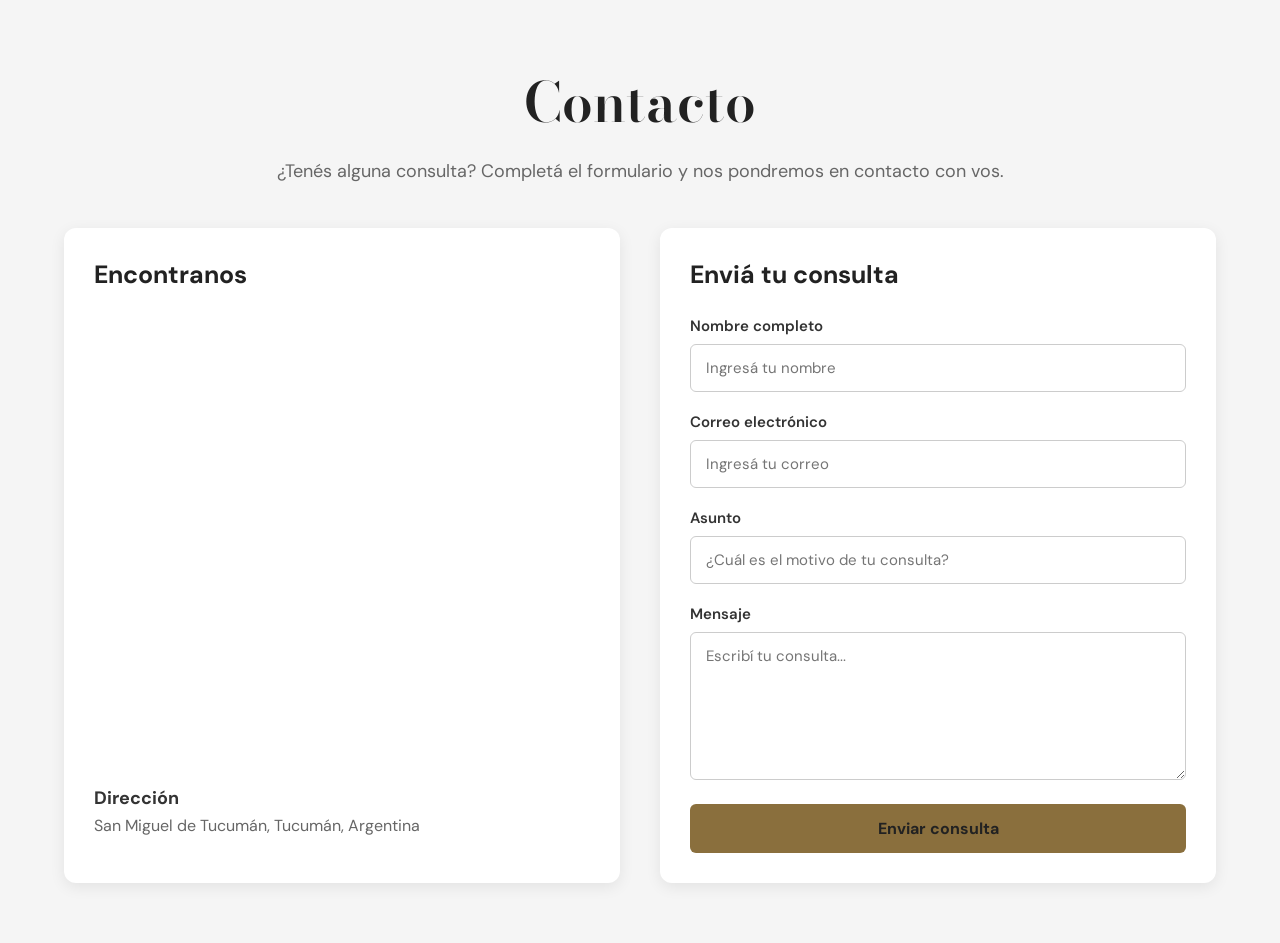
<file: pages/contactos.html>
<!DOCTYPE html>
<html lang="es">

<head>
    <meta charset="UTF-8">
    <meta name="viewport" content="width=device-width, initial-scale=1.0">

    <title>Contacto-zafarri</title>

    <!-- Fuentes -->
    <link rel="preconnect" href="https://fonts.googleapis.com">
    <link rel="preconnect" href="https://fonts.gstatic.com" crossorigin>

    <!-- Bodoni Sans -->
    <link href="https://fonts.googleapis.com/css2?family=Bodoni+Moda:opsz,wght@6..96,400;6..96,500;6..96,600;6..96,700&display=swap" rel="stylesheet">

    <!-- DM Sans -->
    <link href="https://fonts.googleapis.com/css2?family=DM+Sans:wght@400;500;600;700&display=swap" rel="stylesheet">

    <!-- CSS -->
    <link rel="stylesheet" href="./contactos.css">
</head>

<body>

    <!-- CONTENIDO PRINCIPAL -->
    <main class="contacto">

        <h1>Contacto</h1>

        <p class="descripcion">
            ¿Tenés alguna consulta? Completá el formulario y
            nos pondremos en contacto con vos.
        </p>


        <div class="contacto-contenedor">


            <!-- MAPA -->
            <section class="mapa-seccion">

                <h2>Encontranos</h2>

                <div class="mapa">

                    <iframe
                        src="https://www.google.com/maps?q=San%20Miguel%20de%20Tucum%C3%A1n%2C%20Tucum%C3%A1n%2C%20Argentina&output=embed"
                        width="100%"
                        height="450"
                        style="border:0;"
                        allowfullscreen=""
                        loading="lazy">
                    </iframe>

                </div>

                <div class="direccion">

                    <h3>Dirección</h3>

                    <p>
                        San Miguel de Tucumán, Tucumán, Argentina
                    </p>

                </div>

            </section>


            <!-- FORMULARIO -->
            <section class="formulario-seccion">

                <h2>Enviá tu consulta</h2>

                <form action="#" method="post">


                    <div class="campo">

                        <label for="nombre">
                            Nombre completo
                        </label>

                        <input
                            type="text"
                            id="nombre"
                            name="nombre"
                            placeholder="Ingresá tu nombre"
                            required>

                    </div>


                    <div class="campo">

                        <label for="email">
                            Correo electrónico
                        </label>

                        <input
                            type="email"
                            id="email"
                            name="email"
                            placeholder="Ingresá tu correo"
                            required>

                    </div>


                    <div class="campo">

                        <label for="asunto">
                            Asunto
                        </label>

                        <input
                            type="text"
                            id="asunto"
                            name="asunto"
                            placeholder="¿Cuál es el motivo de tu consulta?"
                            required>

                    </div>


                    <div class="campo">

                        <label for="mensaje">
                            Mensaje
                        </label>

                        <textarea
                            id="mensaje"
                            name="mensaje"
                            rows="6"
                            placeholder="Escribí tu consulta..."
                            required></textarea>

                    </div>


                    <button type="submit">
                        Enviar consulta
                    </button>

                </form>

            </section>

        </div>

    </main>

</body>

</html>
</file>
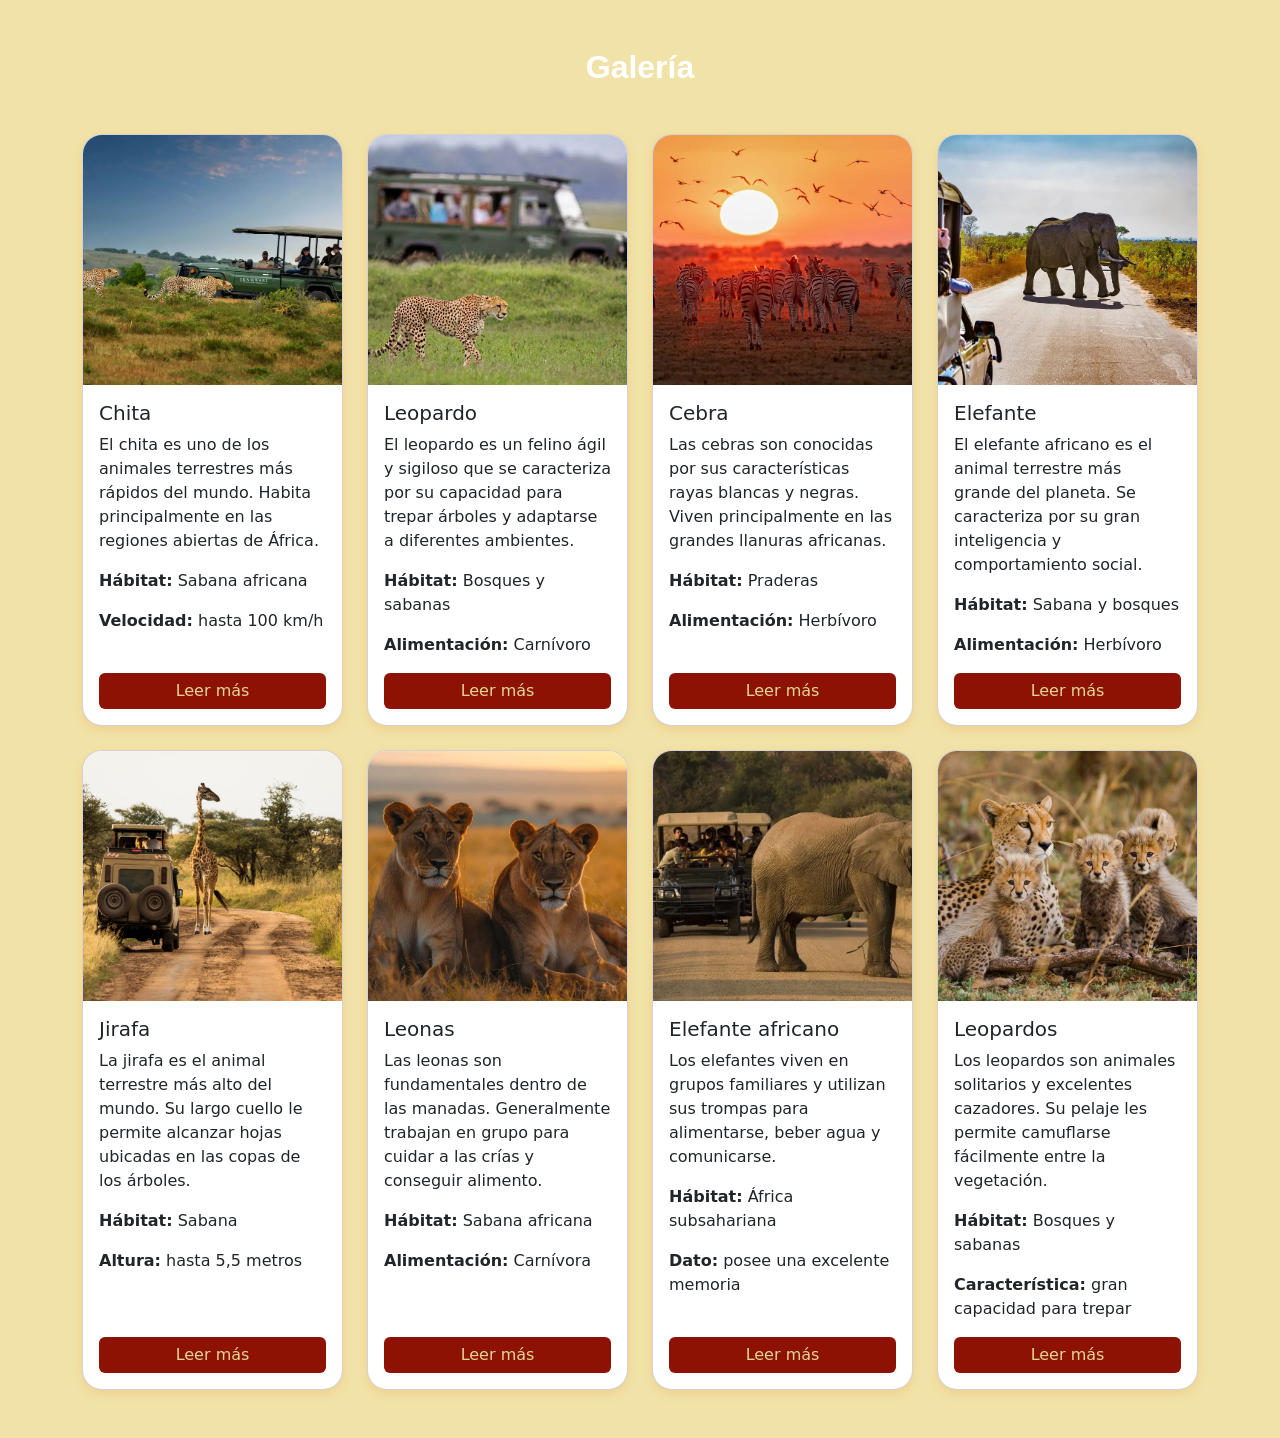
<file: pages/galery.html>
<!doctype html>
<html lang="en">
  <head>
    <meta charset="UTF-8" />
    <meta name="viewport" content="width=device-width, initial-scale=1.0" />
    <title>Document</title>
    <link
      href="https://cdn.jsdelivr.net/npm/bootstrap@5.3.8/dist/css/bootstrap.min.css"
      rel="stylesheet"
      integrity="sha384-sRIl4kxILFvY47J16cr9ZwB07vP4J8+LH7qKQnuqkuIAvNWLzeN8tE5YBujZqJLB"
      crossorigin="anonymous"
    />
    <link rel="stylesheet" href="./galery.css" />
  </head>
  <body>
    <main class="container py-5">
      <h2 class="galeria-titulo text-center mb-5">Galería</h2>

      <div class="row g-4">
        <div class="col-12 col-sm-6 col-lg-3">
          <div class="card galeria-card h-100">
            <img
              src="../../assets/images/galery/los-chitas-estrellas-los-safaris-sudafrica.webp"
              alt="Chita en la sabana africana"
            />

            <div class="card-body d-flex flex-column">
              <h5 class="card-title">Chita</h5>

              <p class="card-text">
                El chita es uno de los animales terrestres más rápidos del
                mundo. Habita principalmente en las regiones abiertas de África.
              </p>

              <p class="card-info"><strong>Hábitat:</strong> Sabana africana</p>

              <p class="card-info">
                <strong>Velocidad:</strong> hasta 100 km/h
              </p>

              <a href="./error404.html" class="btn btn-leer mt-auto"
                >Leer más</a
              >
            </div>
          </div>
        </div>

        <div class="col-12 col-sm-6 col-lg-3">
          <div class="card galeria-card h-100">
            <img src="../../assets/images/galery/images.jpg" alt="Leopardo" />

            <div class="card-body d-flex flex-column">
              <h5 class="card-title">Leopardo</h5>

              <p class="card-text">
                El leopardo es un felino ágil y sigiloso que se caracteriza por
                su capacidad para trepar árboles y adaptarse a diferentes
                ambientes.
              </p>

              <p class="card-info">
                <strong>Hábitat:</strong> Bosques y sabanas
              </p>

              <p class="card-info"><strong>Alimentación:</strong> Carnívoro</p>

              <a href="./error404.html" class="btn btn-leer mt-auto"
                >Leer más</a
              >
            </div>
          </div>
        </div>

        <div class="col-12 col-sm-6 col-lg-3">
          <div class="card galeria-card h-100">
            <img
              src="../../assets/images/galery/AdobeStock_304069979.jpg"
              alt="Cebra"
            />

            <div class="card-body d-flex flex-column">
              <h5 class="card-title">Cebra</h5>

              <p class="card-text">
                Las cebras son conocidas por sus características rayas blancas y
                negras. Viven principalmente en las grandes llanuras africanas.
              </p>

              <p class="card-info"><strong>Hábitat:</strong> Praderas</p>

              <p class="card-info"><strong>Alimentación:</strong> Herbívoro</p>

              <a href="./error404.html" class="btn btn-leer mt-auto"
                >Leer más</a
              >
            </div>
          </div>
        </div>

        <div class="col-12 col-sm-6 col-lg-3">
          <div class="card galeria-card h-100">
            <img
              src="../../assets/images/galery/vacaciones-africa-descubri-los-rincones-mas-encantadores-sudafrica-un-viaje-el-pais.webp"
              alt="Elefante africano"
            />

            <div class="card-body d-flex flex-column">
              <h5 class="card-title">Elefante</h5>

              <p class="card-text">
                El elefante africano es el animal terrestre más grande del
                planeta. Se caracteriza por su gran inteligencia y
                comportamiento social.
              </p>

              <p class="card-info">
                <strong>Hábitat:</strong> Sabana y bosques
              </p>

              <p class="card-info"><strong>Alimentación:</strong> Herbívoro</p>

              <a href="./error404.html" class="btn btn-leer mt-auto"
                >Leer más</a
              >
            </div>
          </div>
        </div>

        <div class="col-12 col-sm-6 col-lg-3">
          <div class="card galeria-card h-100">
            <img
              src="../../assets/images/galery/shutterstock_1720635901.jpg"
              alt="Jirafa"
            />

            <div class="card-body d-flex flex-column">
              <h5 class="card-title">Jirafa</h5>

              <p class="card-text">
                La jirafa es el animal terrestre más alto del mundo. Su largo
                cuello le permite alcanzar hojas ubicadas en las copas de los
                árboles.
              </p>

              <p class="card-info"><strong>Hábitat:</strong> Sabana</p>

              <p class="card-info"><strong>Altura:</strong> hasta 5,5 metros</p>

              <a href="./error404.html" class="btn btn-leer mt-auto"
                >Leer más</a
              >
            </div>
          </div>
        </div>

        <div class="col-12 col-sm-6 col-lg-3">
          <div class="card galeria-card h-100">
            <img
              src="../../assets/images/galery/AdobeStock_751873588.jpg"
              alt="Leonas"
            />

            <div class="card-body d-flex flex-column">
              <h5 class="card-title">Leonas</h5>

              <p class="card-text">
                Las leonas son fundamentales dentro de las manadas. Generalmente
                trabajan en grupo para cuidar a las crías y conseguir alimento.
              </p>

              <p class="card-info"><strong>Hábitat:</strong> Sabana africana</p>

              <p class="card-info"><strong>Alimentación:</strong> Carnívora</p>

              <a href="./error404.html" class="btn btn-leer mt-auto"
                >Leer más</a
              >
            </div>
          </div>
        </div>

        <div class="col-12 col-sm-6 col-lg-3">
          <div class="card galeria-card h-100">
            <img
              src="../../assets/images/galery/parque-nacional-pilanesberg-sudafrica-africa-istock.webp"
              alt="Elefante africano"
            />

            <div class="card-body d-flex flex-column">
              <h5 class="card-title">Elefante africano</h5>

              <p class="card-text">
                Los elefantes viven en grupos familiares y utilizan sus trompas
                para alimentarse, beber agua y comunicarse.
              </p>

              <p class="card-info">
                <strong>Hábitat:</strong> África subsahariana
              </p>

              <p class="card-info">
                <strong>Dato:</strong> posee una excelente memoria
              </p>

              <a href="./error404.html" class="btn btn-leer mt-auto"
                >Leer más</a
              >
            </div>
          </div>
        </div>

        <div class="col-12 col-sm-6 col-lg-3">
          <div class="card galeria-card h-100">
            <img
              src="../../assets/images/galery/AdobeStock_79653055.jpg"
              alt="Leopardos"
            />

            <div class="card-body d-flex flex-column">
              <h5 class="card-title">Leopardos</h5>

              <p class="card-text">
                Los leopardos son animales solitarios y excelentes cazadores. Su
                pelaje les permite camuflarse fácilmente entre la vegetación.
              </p>

              <p class="card-info">
                <strong>Hábitat:</strong> Bosques y sabanas
              </p>

              <p class="card-info">
                <strong>Característica:</strong> gran capacidad para trepar
              </p>

              <a href="./error404.html" class="btn btn-leer mt-auto"
                >Leer más</a
              >
            </div>
          </div>
        </div>
      </div>
    </main>
  </body>
</html>
</file>
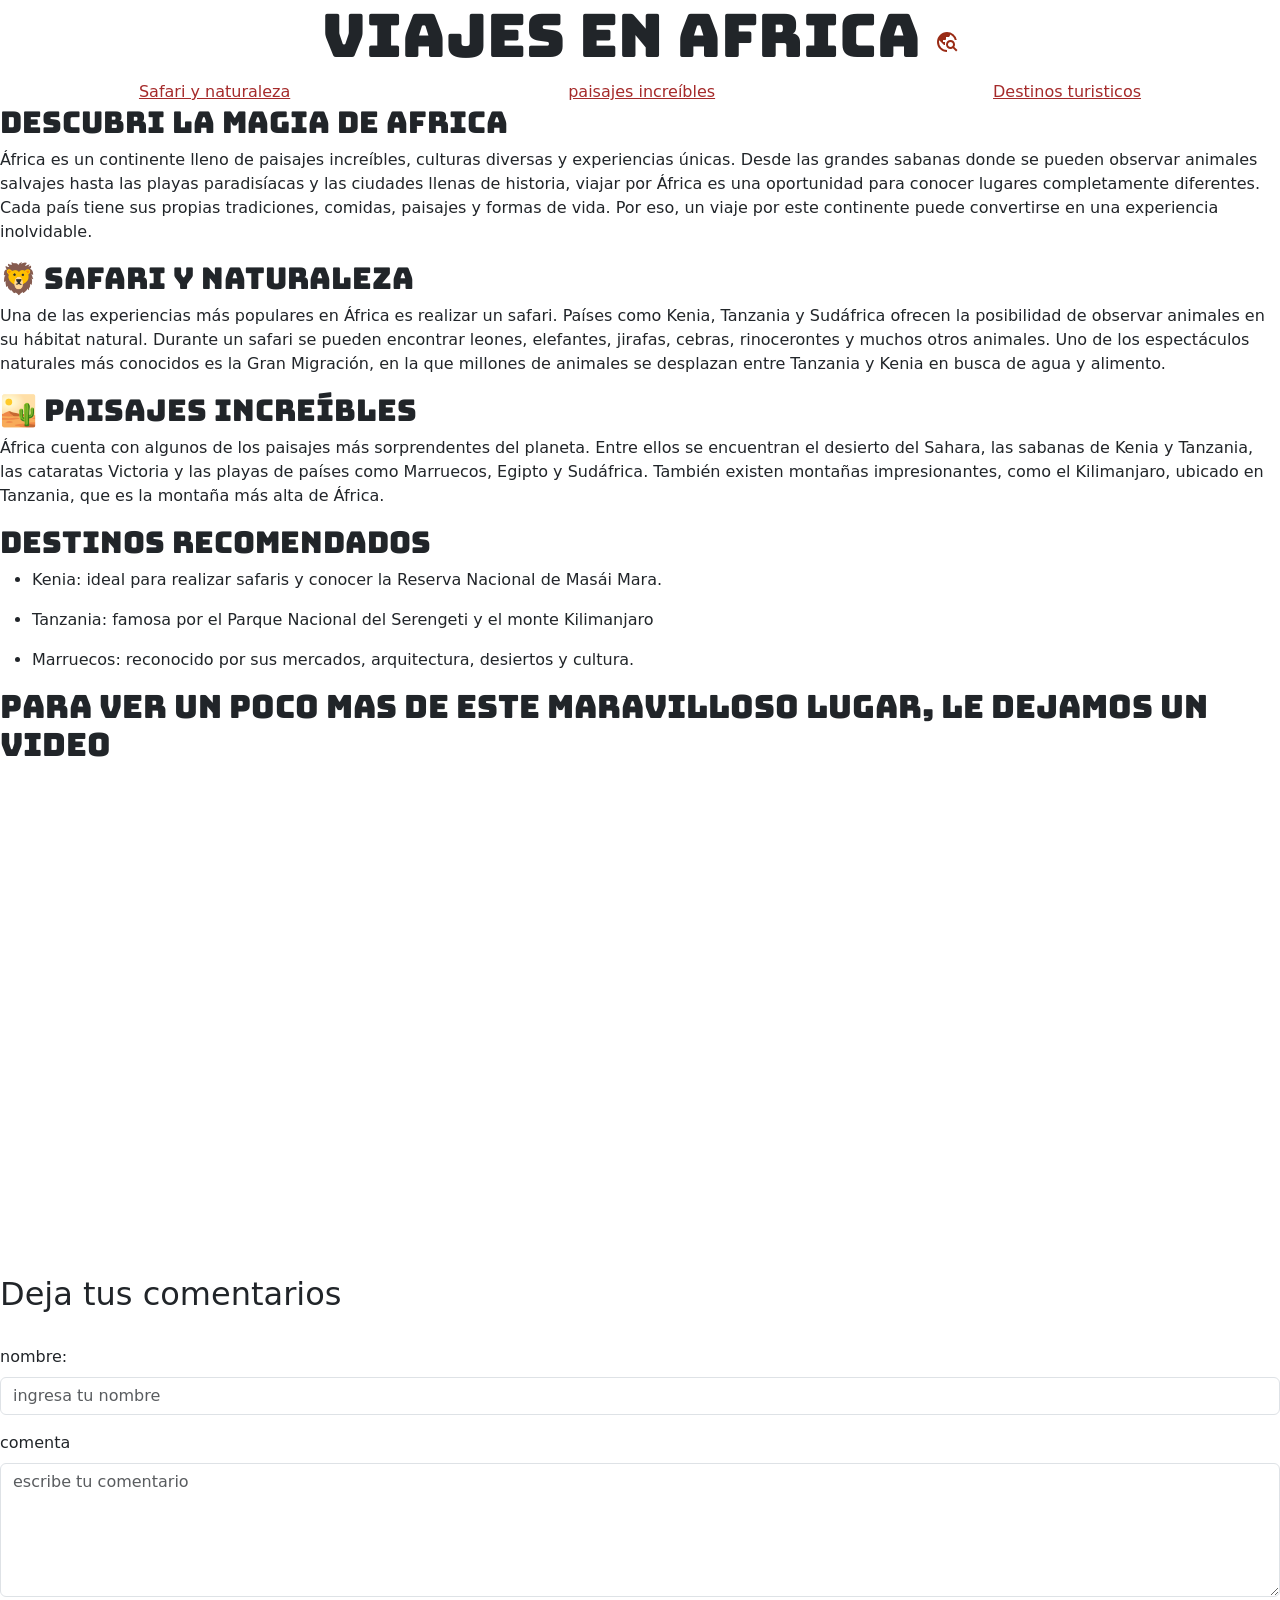
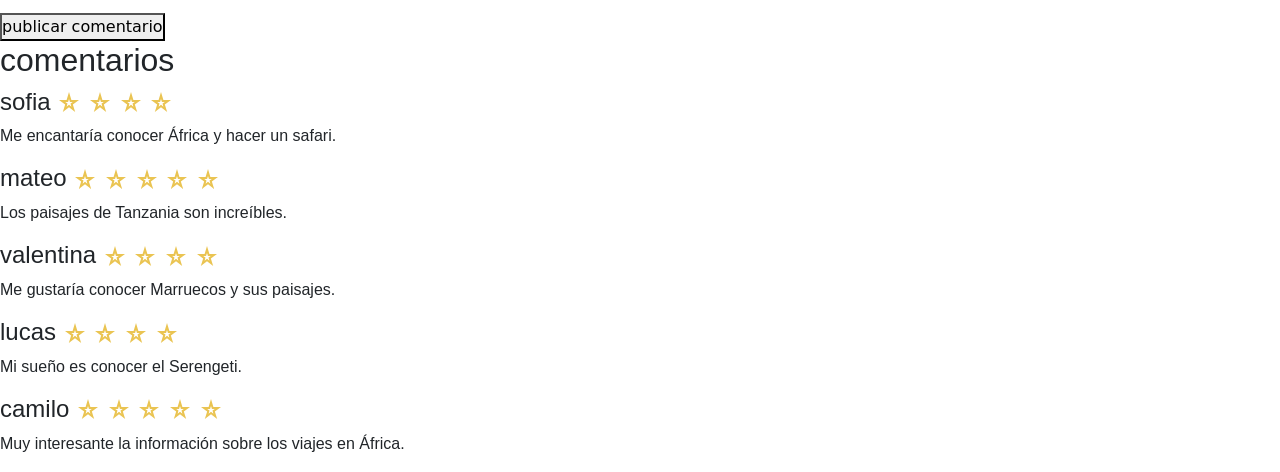
<file: pages/login/entry.html>
<!DOCTYPE html>
<html lang="en">
<head>
    <meta charset="UTF-8">
    <meta name="viewport" content="width=device-width, initial-scale=1.0">
    <title>Document</title>
    <link rel="preconnect" href="https://fonts.googleapis.com">
    <link rel="preconnect" href="https://fonts.gstatic.com" crossorigin>
    <link href="https://fonts.googleapis.com/css2?family=Bungee&display=swap" rel="stylesheet">
    <link rel="stylesheet" href="./entry.css">
    <link href="https://cdn.jsdelivr.net/npm/bootstrap@5.3.8/dist/css/bootstrap.min.css" rel="stylesheet" integrity="sha384-sRIl4kxILFvY47J16cr9ZwB07vP4J8+LH7qKQnuqkuIAvNWLzeN8tE5YBujZqJLB" crossorigin="anonymous">
</head>
<body>
    <div class="contenedor">
        <h1 class="bungee-regular">viajes en africa <i class="bi bi-globe-europe-africa"></i>
            <svg xmlns="http://www.w3.org/2000/svg" height="24px" viewBox="0 -960 960 960" width="24px" fill="#992B15"><path d="M480-80q-83 0-156-31.5T197-197q-54-54-85.5-127T80-480q0-83 31.5-156T197-763q54-54 127-85.5T480-880q146 0 255.5 91.5T872-559h-82q-19-73-68.5-130.5T600-776v16q0 33-23.5 56.5T520-680h-80v80q0 17-11.5 28.5T400-560h-80v80h80v120h-40L168-552q-3 18-5.5 36t-2.5 36q0 131 92 225t228 95v80Zm364-20L716-228q-21 12-45 20t-51 8q-75 0-127.5-52.5T440-380q0-75 52.5-127.5T620-560q75 0 127.5 52.5T800-380q0 27-8 51t-20 45l128 128-56 56ZM691-309q29-29 29-71t-29-71q-29-29-71-29t-71 29q-29 29-29 71t29 71q29 29 71 29t71-29Z"/></svg>
        </h1>
    </div>
    <div class="links">
        <a href="entradas/entrada1.html" class="l1">Safari y naturaleza</a>
        <a href="entradas/entrada2.html" class="l2">paisajes increíbles</a>
        <a href="entradas/entrada3.html" class="l3">Destinos turisticos</a>
    </div>
    <div class="contenido">
        <h2 class="bungee-regular1">descubri la magia de africa</h2>
        <p>
            África es un continente lleno de paisajes increíbles, culturas diversas y experiencias únicas. Desde las grandes sabanas donde se pueden observar animales salvajes hasta las playas paradisíacas y las ciudades llenas de historia, viajar por África es una oportunidad para conocer lugares completamente diferentes.
            Cada país tiene sus propias tradiciones, comidas, paisajes y formas de vida. Por eso, un viaje por este continente puede convertirse en una experiencia inolvidable.
        </p>
        <h2 class="bungee-regular1">🦁 Safari y naturaleza</h2>
        <p>
            Una de las experiencias más populares en África es realizar un safari. Países como Kenia, Tanzania y Sudáfrica ofrecen la posibilidad de observar animales en su hábitat natural.
            Durante un safari se pueden encontrar leones, elefantes, jirafas, cebras, rinocerontes y muchos otros animales. Uno de los espectáculos naturales más conocidos es la Gran Migración, en la que millones de animales se desplazan entre Tanzania y Kenia en busca de agua y alimento.
        </p>
        <h2 class="bungee-regular1">🏜️ Paisajes increíbles</h2>
        <p>
            África cuenta con algunos de los paisajes más sorprendentes del planeta. Entre ellos se encuentran el desierto del Sahara, las sabanas de Kenia y Tanzania, las cataratas Victoria y las playas de países como Marruecos, Egipto y Sudáfrica.
            También existen montañas impresionantes, como el Kilimanjaro, ubicado en Tanzania, que es la montaña más alta de África.
        </p>
    </div>
    <h2 class="bungee-regular1">Destinos recomendados</h2>
    <div>
        <ul>
            <li>Kenia: ideal para realizar safaris y conocer la Reserva Nacional de Masái Mara.</li>
        </ul>
        <ul>
            <li>Tanzania: famosa por el Parque Nacional del Serengeti y el monte Kilimanjaro</li>
        </ul>
        <ul>
            <li>Marruecos: reconocido por sus mercados, arquitectura, desiertos y cultura.</li>
        </ul>
    </div>
    <div class="coment-video">
        <h2>para ver un poco mas de este maravilloso lugar, le dejamos un video</h2>
    </div>
    <div class="video-de-presentacion">
        <iframe width="1000" height="502" src="https://www.youtube.com/embed/sbmBts5Gbs8" title="Turismo en África: un continente de paisajes salvajes y culturas fascinantes #vidatv" frameborder="0" allow="accelerometer; autoplay; clipboard-write; encrypted-media; gyroscope; picture-in-picture; web-share" referrerpolicy="strict-origin-when-cross-origin" allowfullscreen></iframe>
    </div>
    <section class="comentarios">
        <h2>Deja tus comentarios</h2>
        <br>
        <form action="">
            <div class="mb-3">
                <label for="nombre" class="form-label">nombre:</label>
                <input type="text" class="form-control" id="nombre" name="nombre" placeholder="ingresa tu nombre" minlength="4" maxlength="10" required>
            </div>
            <div class="mb-3">
                <label for="nombre" class="form-label">comenta</label>
                <textarea class="form-control" id="comentario" rows="5" placeholder="escribe tu comentario" minlength="4" maxlength="1000"  required></textarea>
            </div>
            <button type="submit" class="boton1">publicar comentario</button>
        </form>
    </section>
    <div class="comentarios-realizados">
        <h2 class="lato-thin">comentarios</h2>
        <div class="comentario1">
            <h4 class="lato-thin">
                sofia
                <svg xmlns="http://www.w3.org/2000/svg" height="24px" viewBox="0 -960 960 960" width="24px" fill="#EAC452">
                    <path d="m384-334 96-74 96 74-36-122 90-64H518l-38-124-38 124H330l90 64-36 122ZM233-120l93-304L80-600h304l96-320 96 320h304L634-424l93 304-247-188-247 188Zm247-369Z"/>
                </svg>
                <svg xmlns="http://www.w3.org/2000/svg" height="24px" viewBox="0 -960 960 960" width="24px" fill="#EAC452">
                    <path d="m384-334 96-74 96 74-36-122 90-64H518l-38-124-38 124H330l90 64-36 122ZM233-120l93-304L80-600h304l96-320 96 320h304L634-424l93 304-247-188-247 188Zm247-369Z"/>
                </svg>
                <svg xmlns="http://www.w3.org/2000/svg" height="24px" viewBox="0 -960 960 960" width="24px" fill="#EAC452">
                    <path d="m384-334 96-74 96 74-36-122 90-64H518l-38-124-38 124H330l90 64-36 122ZM233-120l93-304L80-600h304l96-320 96 320h304L634-424l93 304-247-188-247 188Zm247-369Z"/>
                </svg>
                <svg xmlns="http://www.w3.org/2000/svg" height="24px" viewBox="0 -960 960 960" width="24px" fill="#EAC452">
                    <path d="m384-334 96-74 96 74-36-122 90-64H518l-38-124-38 124H330l90 64-36 122ZM233-120l93-304L80-600h304l96-320 96 320h304L634-424l93 304-247-188-247 188Zm247-369Z"/>
                </svg>     
            </h4>
            <p class="lato-thin">Me encantaría conocer África y hacer un safari.</p>
        </div>
        <div class="comentario1">
            <h4 class="lato-thin">
                mateo
                <svg xmlns="http://www.w3.org/2000/svg" height="24px" viewBox="0 -960 960 960" width="24px" fill="#EAC452">
                    <path d="m384-334 96-74 96 74-36-122 90-64H518l-38-124-38 124H330l90 64-36 122ZM233-120l93-304L80-600h304l96-320 96 320h304L634-424l93 304-247-188-247 188Zm247-369Z"/>
                </svg>
                <svg xmlns="http://www.w3.org/2000/svg" height="24px" viewBox="0 -960 960 960" width="24px" fill="#EAC452">
                    <path d="m384-334 96-74 96 74-36-122 90-64H518l-38-124-38 124H330l90 64-36 122ZM233-120l93-304L80-600h304l96-320 96 320h304L634-424l93 304-247-188-247 188Zm247-369Z"/>
                </svg>
                <svg xmlns="http://www.w3.org/2000/svg" height="24px" viewBox="0 -960 960 960" width="24px" fill="#EAC452">
                    <path d="m384-334 96-74 96 74-36-122 90-64H518l-38-124-38 124H330l90 64-36 122ZM233-120l93-304L80-600h304l96-320 96 320h304L634-424l93 304-247-188-247 188Zm247-369Z"/>
                </svg>
                <svg xmlns="http://www.w3.org/2000/svg" height="24px" viewBox="0 -960 960 960" width="24px" fill="#EAC452">
                    <path d="m384-334 96-74 96 74-36-122 90-64H518l-38-124-38 124H330l90 64-36 122ZM233-120l93-304L80-600h304l96-320 96 320h304L634-424l93 304-247-188-247 188Zm247-369Z"/>
                </svg>
                <svg xmlns="http://www.w3.org/2000/svg" height="24px" viewBox="0 -960 960 960" width="24px" fill="#EAC452">
                    <path d="m384-334 96-74 96 74-36-122 90-64H518l-38-124-38 124H330l90 64-36 122ZM233-120l93-304L80-600h304l96-320 96 320h304L634-424l93 304-247-188-247 188Zm247-369Z"/>
                </svg>     
            </h4>
            <p class="lato-thin">Los paisajes de Tanzania son increíbles.</p>
        </div>
        <div class="comentario1">
            <h4 class="lato-thin">
                valentina
                <svg xmlns="http://www.w3.org/2000/svg" height="24px" viewBox="0 -960 960 960" width="24px" fill="#EAC452">
                    <path d="m384-334 96-74 96 74-36-122 90-64H518l-38-124-38 124H330l90 64-36 122ZM233-120l93-304L80-600h304l96-320 96 320h304L634-424l93 304-247-188-247 188Zm247-369Z"/>
                </svg>
                <svg xmlns="http://www.w3.org/2000/svg" height="24px" viewBox="0 -960 960 960" width="24px" fill="#EAC452">
                    <path d="m384-334 96-74 96 74-36-122 90-64H518l-38-124-38 124H330l90 64-36 122ZM233-120l93-304L80-600h304l96-320 96 320h304L634-424l93 304-247-188-247 188Zm247-369Z"/>
                </svg>
                <svg xmlns="http://www.w3.org/2000/svg" height="24px" viewBox="0 -960 960 960" width="24px" fill="#EAC452">
                    <path d="m384-334 96-74 96 74-36-122 90-64H518l-38-124-38 124H330l90 64-36 122ZM233-120l93-304L80-600h304l96-320 96 320h304L634-424l93 304-247-188-247 188Zm247-369Z"/>
                </svg>
                <svg xmlns="http://www.w3.org/2000/svg" height="24px" viewBox="0 -960 960 960" width="24px" fill="#EAC452">
                    <path d="m384-334 96-74 96 74-36-122 90-64H518l-38-124-38 124H330l90 64-36 122ZM233-120l93-304L80-600h304l96-320 96 320h304L634-424l93 304-247-188-247 188Zm247-369Z"/>
                </svg>    
            </h4>
            <p class="lato-thin">Me gustaría conocer Marruecos y sus paisajes.</p>
        </div>
        <div class="comentario1">
            <h4 class="lato-thin">
                lucas
                <svg xmlns="http://www.w3.org/2000/svg" height="24px" viewBox="0 -960 960 960" width="24px" fill="#EAC452">
                    <path d="m384-334 96-74 96 74-36-122 90-64H518l-38-124-38 124H330l90 64-36 122ZM233-120l93-304L80-600h304l96-320 96 320h304L634-424l93 304-247-188-247 188Zm247-369Z"/>
                </svg>
                <svg xmlns="http://www.w3.org/2000/svg" height="24px" viewBox="0 -960 960 960" width="24px" fill="#EAC452">
                    <path d="m384-334 96-74 96 74-36-122 90-64H518l-38-124-38 124H330l90 64-36 122ZM233-120l93-304L80-600h304l96-320 96 320h304L634-424l93 304-247-188-247 188Zm247-369Z"/>
                </svg>
                <svg xmlns="http://www.w3.org/2000/svg" height="24px" viewBox="0 -960 960 960" width="24px" fill="#EAC452">
                    <path d="m384-334 96-74 96 74-36-122 90-64H518l-38-124-38 124H330l90 64-36 122ZM233-120l93-304L80-600h304l96-320 96 320h304L634-424l93 304-247-188-247 188Zm247-369Z"/>
                </svg>
                <svg xmlns="http://www.w3.org/2000/svg" height="24px" viewBox="0 -960 960 960" width="24px" fill="#EAC452">
                    <path d="m384-334 96-74 96 74-36-122 90-64H518l-38-124-38 124H330l90 64-36 122ZM233-120l93-304L80-600h304l96-320 96 320h304L634-424l93 304-247-188-247 188Zm247-369Z"/>
                </svg>
            </h4>
            <p class="lato-thin">Mi sueño es conocer el Serengeti.</p>
        </div>
        <div class="comentario1">
            <h4 class="lato-thin">
                camilo
                <svg xmlns="http://www.w3.org/2000/svg" height="24px" viewBox="0 -960 960 960" width="24px" fill="#EAC452">
                    <path d="m384-334 96-74 96 74-36-122 90-64H518l-38-124-38 124H330l90 64-36 122ZM233-120l93-304L80-600h304l96-320 96 320h304L634-424l93 304-247-188-247 188Zm247-369Z"/>
                </svg>
                 <svg xmlns="http://www.w3.org/2000/svg" height="24px" viewBox="0 -960 960 960" width="24px" fill="#EAC452">
                    <path d="m384-334 96-74 96 74-36-122 90-64H518l-38-124-38 124H330l90 64-36 122ZM233-120l93-304L80-600h304l96-320 96 320h304L634-424l93 304-247-188-247 188Zm247-369Z"/>
                </svg>
                 <svg xmlns="http://www.w3.org/2000/svg" height="24px" viewBox="0 -960 960 960" width="24px" fill="#EAC452">
                    <path d="m384-334 96-74 96 74-36-122 90-64H518l-38-124-38 124H330l90 64-36 122ZM233-120l93-304L80-600h304l96-320 96 320h304L634-424l93 304-247-188-247 188Zm247-369Z"/>
                </svg>
                 <svg xmlns="http://www.w3.org/2000/svg" height="24px" viewBox="0 -960 960 960" width="24px" fill="#EAC452">
                    <path d="m384-334 96-74 96 74-36-122 90-64H518l-38-124-38 124H330l90 64-36 122ZM233-120l93-304L80-600h304l96-320 96 320h304L634-424l93 304-247-188-247 188Zm247-369Z"/>
                </svg>
                 <svg xmlns="http://www.w3.org/2000/svg" height="24px" viewBox="0 -960 960 960" width="24px" fill="#EAC452">
                    <path d="m384-334 96-74 96 74-36-122 90-64H518l-38-124-38 124H330l90 64-36 122ZM233-120l93-304L80-600h304l96-320 96 320h304L634-424l93 304-247-188-247 188Zm247-369Z"/>
                </svg>
            </h4>
            <p class="lato-thin">Muy interesante la información sobre los viajes en África.</p>
        </div>
    </div>
    
    <script src="https://cdn.jsdelivr.net/npm/bootstrap@5.3.8/dist/js/bootstrap.bundle.min.js" integrity="sha384-FKyoEForCGlyvwx9Hj09JcYn3nv7wiPVlz7YYwJrWVcXK/BmnVDxM+D2scQbITxI" crossorigin="anonymous"></script>

</body>
</html>
</file>
<file: pages/contactos.css>
/* CONFIGURACIÓN GENERAL */

* {
    margin: 0;
    padding: 0;
    box-sizing: border-box;
}

body {
    background-color: #f5f5f5;
    color: #333;
}


/* LOGIN */

.login-btn {
    background-color: #222;
    color: white !important;

    padding: 10px 20px;
    border-radius: 6px;
}

.login-btn:hover {
    background-color: #444;
}

/* CONTENIDO CONTACTO */

.contacto {
    width: 90%;
    max-width: 1200px;

    margin: 60px auto;
}


/* TÍTULO */

.contacto h1 {
    text-align: center;

    font-family: "Bodoni Moda", serif;

    font-size: 55px;
    font-weight: 600;

    color: #222;

    margin-bottom: 15px;
}


/* DESCRIPCIÓN */

.descripcion {
    text-align: center;

    font-family: "DM Sans", sans-serif;

    font-size: 18px;
    color: #666;

    margin-bottom: 45px;
}

/* CONTENEDOR */

.contacto-contenedor {

    display: grid;

    grid-template-columns: 1fr 1fr;

    gap: 40px;
}

/* MAPA */

.mapa-seccion,
.formulario-seccion {

    background-color: white;

    padding: 30px;

    border-radius: 12px;

    box-shadow: 0 4px 15px rgba(0, 0, 0, 0.08);
}


/* TÍTULOS */

.mapa-seccion h2,
.formulario-seccion h2 {

    font-family: "DM Sans", sans-serif;

    font-size: 25px;

    margin-bottom: 25px;

    color: #222;
}


/* MAPA */

.mapa {

    width: 100%;

    overflow: hidden;

    border-radius: 8px;
}

.mapa iframe {
    display: block;
    width: 100%;
}


/* DIRECCIÓN */

.direccion {
    margin-top: 20px;
}

.direccion h3 {

    font-family: "DM Sans", sans-serif;

    font-size: 18px;

    margin-bottom: 5px;
}

.direccion p {

    font-family: "DM Sans", sans-serif;

    color: #666;

    font-size: 16px;
}

/* FORMULARIO */

.formulario-seccion form {

    width: 100%;
}


/* CAMPOS */

.campo {

    margin-bottom: 20px;
}


/* LABEL */

.campo label {

    display: block;

    font-family: "DM Sans", sans-serif;

    font-size: 15px;

    font-weight: 600;

    margin-bottom: 8px;

    color: #333;
}


/* INPUTS Y TEXTAREA */

.campo input,
.campo textarea {

    width: 100%;

    padding: 13px 15px;

    border: 1px solid #ccc;

    border-radius: 6px;

    font-family: "DM Sans", sans-serif;

    font-size: 15px;

    outline: none;

    transition: 0.3s;

    background-color: #fff;
}


/* FOCUS */

.campo input:focus,
.campo textarea:focus {

    border-color: #222;

    box-shadow: 0 0 0 2px rgba(0, 0, 0, 0.08);
}


/* TEXTAREA */

.campo textarea {

    resize: vertical;

    min-height: 130px;
}


/* BOTÓN */

.formulario-seccion button {

    width: 100%;

    padding: 14px;

    border: none;

    border-radius: 6px;

    background-color: #8A6F3D;

    color: #222;

    font-family: "DM Sans", sans-serif;

    font-size: 16px;

    font-weight: 700;

    cursor: pointer;

    transition: 0.3s;
}


/* FOOTER */


.footer {

    width: 100%;

    background-color: #222;

    color: white;

    text-align: center;

    padding: 25px;

    margin-top: 50px;
}

.footer p {

    font-family: "DM Sans", sans-serif;

    font-size: 14px;
}

/* RESPONSIVE */


@media (max-width: 800px) {

    .header-contenedor {
        flex-direction: column;
        gap: 20px;
    }

    .navbar {
        flex-wrap: wrap;
        justify-content: center;
        gap: 15px;
    }

    .contacto {
        margin-top: 40px;
    }

    .contacto h1 {
        font-size: 42px;
    }

    .contacto-contenedor {
        grid-template-columns: 1fr;
    }

    .mapa iframe {
        height: 350px;
    }

}
</file>
<file: pages/galery.css>
*{
    padding:0;
    margin: 0;
    box-sizing: border-box;
}
body{
            background-color: #f1e2a8;
        }

        .galeria-card{
            overflow: hidden;
            border-radius: 20px;
            box-shadow: 0 4px 10px rgb(239, 209, 143);
            transition: transform .3s;
        }

        .galeria-card:hover{
            transform: translateY(-8px);
        }

        .galeria-card img{
            width: 100%;
            height: 250px;
            object-fit: cover;
            transition: transform .5s ease;
        }

        .galeria-card:hover img{
            transform: scale(1.1);
        }

        .btn-leer{
            background-color: #8e1204;
            color: rgb(226, 214, 148);
            border: none;
        }

        .btn-leer:hover{
            background-color: #8f2007;
            color: rgb(230, 183, 126);
        }

.container-fluid{
    background-color:#06402B;
    height:60px;
    font-family: "Bodoni Moda", serif;
}

button.button{
    font-family: "Bodoni Moda", serif;
    background-color: #7a5901;
    border: none;
    border-radius: 2px;
    font-size: 18px;

}
a.nav-link.active:hover{
    color: #50C878;
}

.navbar-brand{
    width: 210px;
}

li a i{
    color: white;
}
.modal-prueba{
    background-image: url(./assets/images/FondoSuscripcion.avif);
}
.modal-header img{
    width: 90px;
}
.modal-header{
    display: flex;
    justify-content:center;
}
.input-imagen{
    background-color: rgba(255, 255, 255, 0.5);
    border-radius: 10px;
}


label{
    color: white;
    font-family: "Archivo Black", sans-serif;
    font-weight: 900;
}
.text-center{
    color: white;
    font-family: "Archivo Black", sans-serif;
    font-weight: 900;

}
</file>
<file: pages/login/entry.css>
* {
    padding: 0;
    margin: 0;
    box-sizing: border-box;
}
.contenedor {
    display: flex;
    justify-content: center;
    align-items: center;
}
.bungee-regular {
  font-family: "Bungee", sans-serif;
  font-weight: 400;
  font-style: normal;
  font-size: 60px;
}
.bungee-regular1 {
  font-family: "Bungee", sans-serif;
  font-weight: 400;
  font-style: normal;
  font-size: 30px;
}
.lato-thin {
    font-family: "Lato", sans-serif;
    font-weight: 100;
    font-style: normal;
}
.video-de-presentacion {
    display: flex;
    align-items: center;
    justify-content: center;
    position: relative;
    top: 5px;
}
.coment-video {
    font-family: "Bungee", sans-serif;
    font-weight: 400;
    font-style: normal;
    font-size: 60px;
    display: flex;
    align-items: center;
    justify-content: center;
}
.links {
    display: flex;
    justify-content: space-around;
    align-items: center;
}
.l1 {
    color: brown
}
.l2 {
    color: brown
}
.l3 {
    color: brown
}
@media (max-width: 460px) {
    body {
        width: 100%;
    }
    .links {
        flex-direction: column;
        gap: 10px;
        padding: 15px;
        text-align: center;
    }
    .contenedor {
        width: 100%;
        padding: 15px;
        text-align: center;
    }
    .bungee-regular {
        font-size: 32px;
        text-align: center;
    }
    .bungee-regular1 {
        font-size: 24px;
        text-align: center;
        padding: 10px;
    }
    .contenido {
        width: 100%;
        padding: 15px;
    }
    .coment-video {
        font-size: 24px;
        text-align: center;
        padding: 15px;
    }
    .video-de-presentacion {
        width: 100%;
        padding: 10px;
    }
    .video-de-presentacion iframe {
        width: 100%;
        height: auto;
    }
    .comentarios {
        width: 100%;
        padding: 15px;
    }
    .comentarios textarea {
        width: 100%;
        max-width: 100%;
    }
    .boton1 {
        max-width: 100%;
    }
    .comentarios-realizados {
        width: 100%;
        padding: 15px;
    }
    .comentario1 {
        width: 100%;
        padding: 15px;
    }
}
</file>
